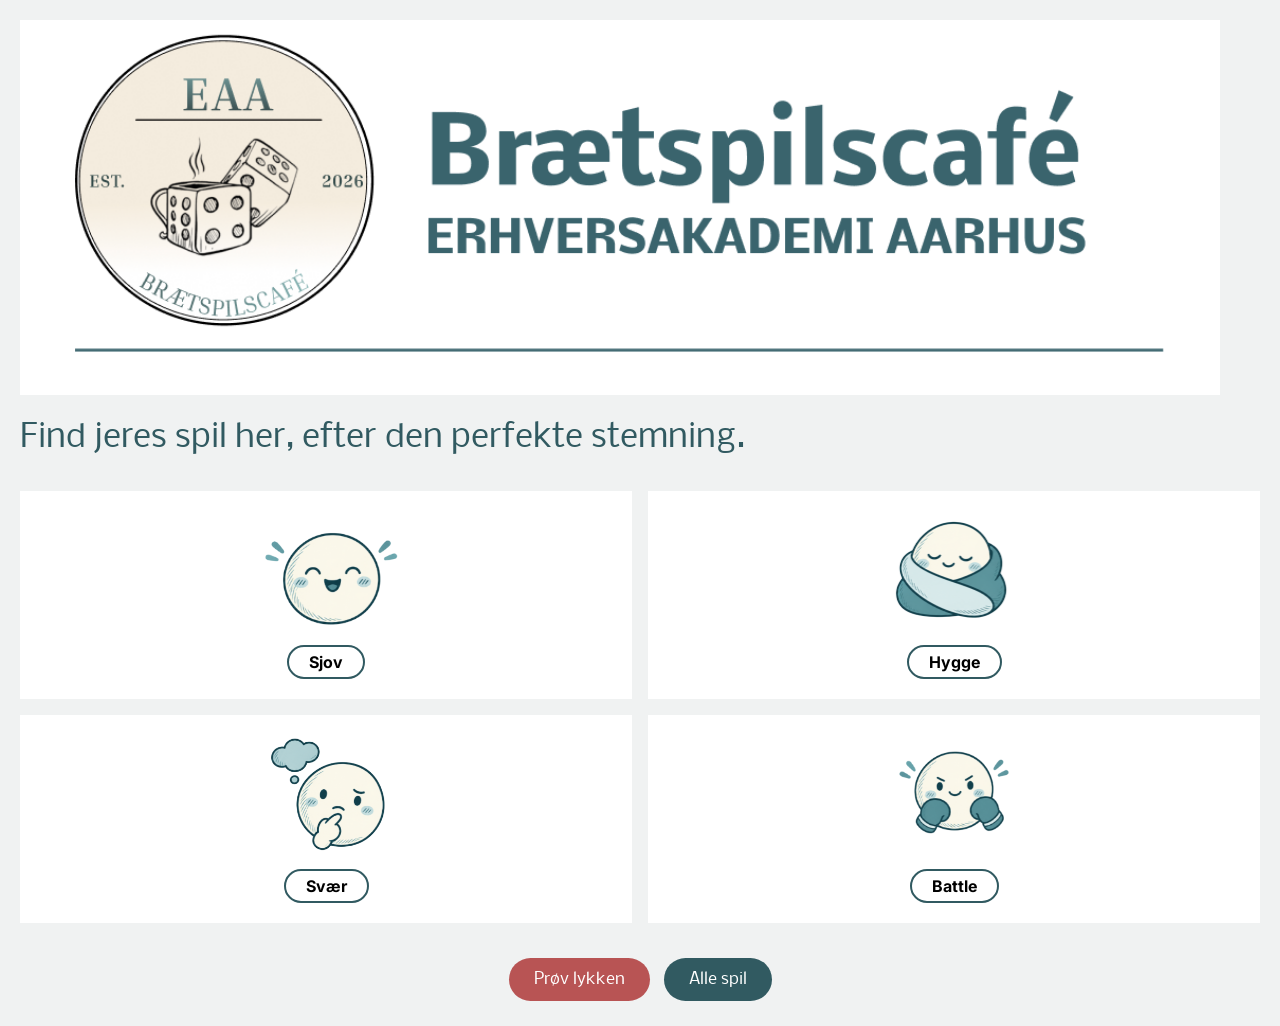
<file: html/index.html>
<!DOCTYPE html>
<html lang="da">

<head>
  <meta charset="UTF-8">
  <meta name="viewport" content="width=device-width, initial-scale=1.0">
  <title>Brætspilscafé</title>
  <link rel="stylesheet" href="../css/style.css">
</head>



<body>

  <div class="forside">

<div class="logo">
  <img src="../billeder/logo_2.png" alt="Brætspilscafé logo">




</div>

    <h1> Find jeres spil her, efter den perfekte stemning.</h1>


    <div class="stemninger">

      <div class="humor">
        <img src="../billeder/sjov.png" alt="Sjov">
        <p>Sjov</p>
      </div>

      <div class="humor">
        <img src="../billeder/hygge.png" alt="Hygge">
        <p>Hygge</p>
      </div>

      <div class="humor">
        <img src="../billeder/svaer.png" alt="Svær">
        <p>Svær</p>
      </div>

      <div class="humor">
        <img src="../billeder/battle.png" alt="Battle">
        <p>Battle</p>
      </div>

    </div>


    <div class="knapper">
      <a href="lykkehjul.html">Prøv lykken</a>
      <a href="alle-spil.html">Alle spil</a>
    </div>

  </div>

</body>
</html>
</file>
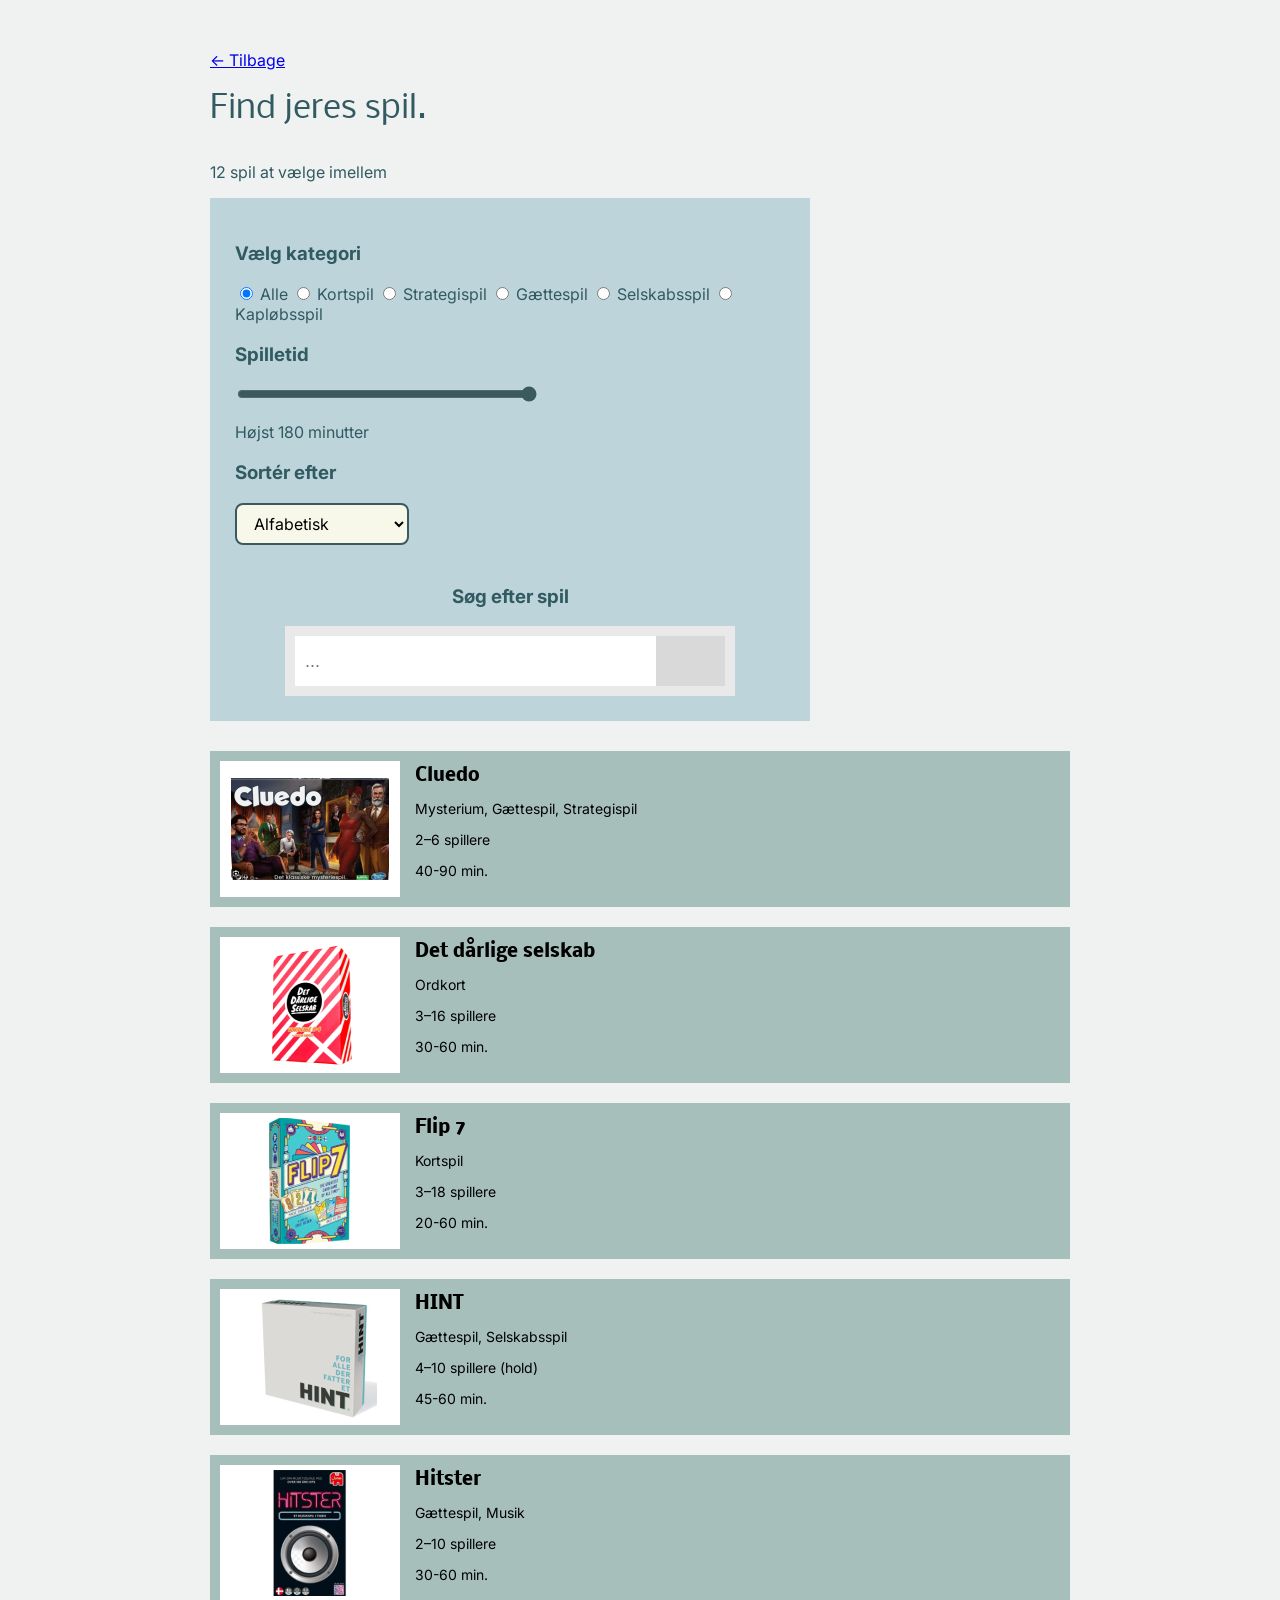
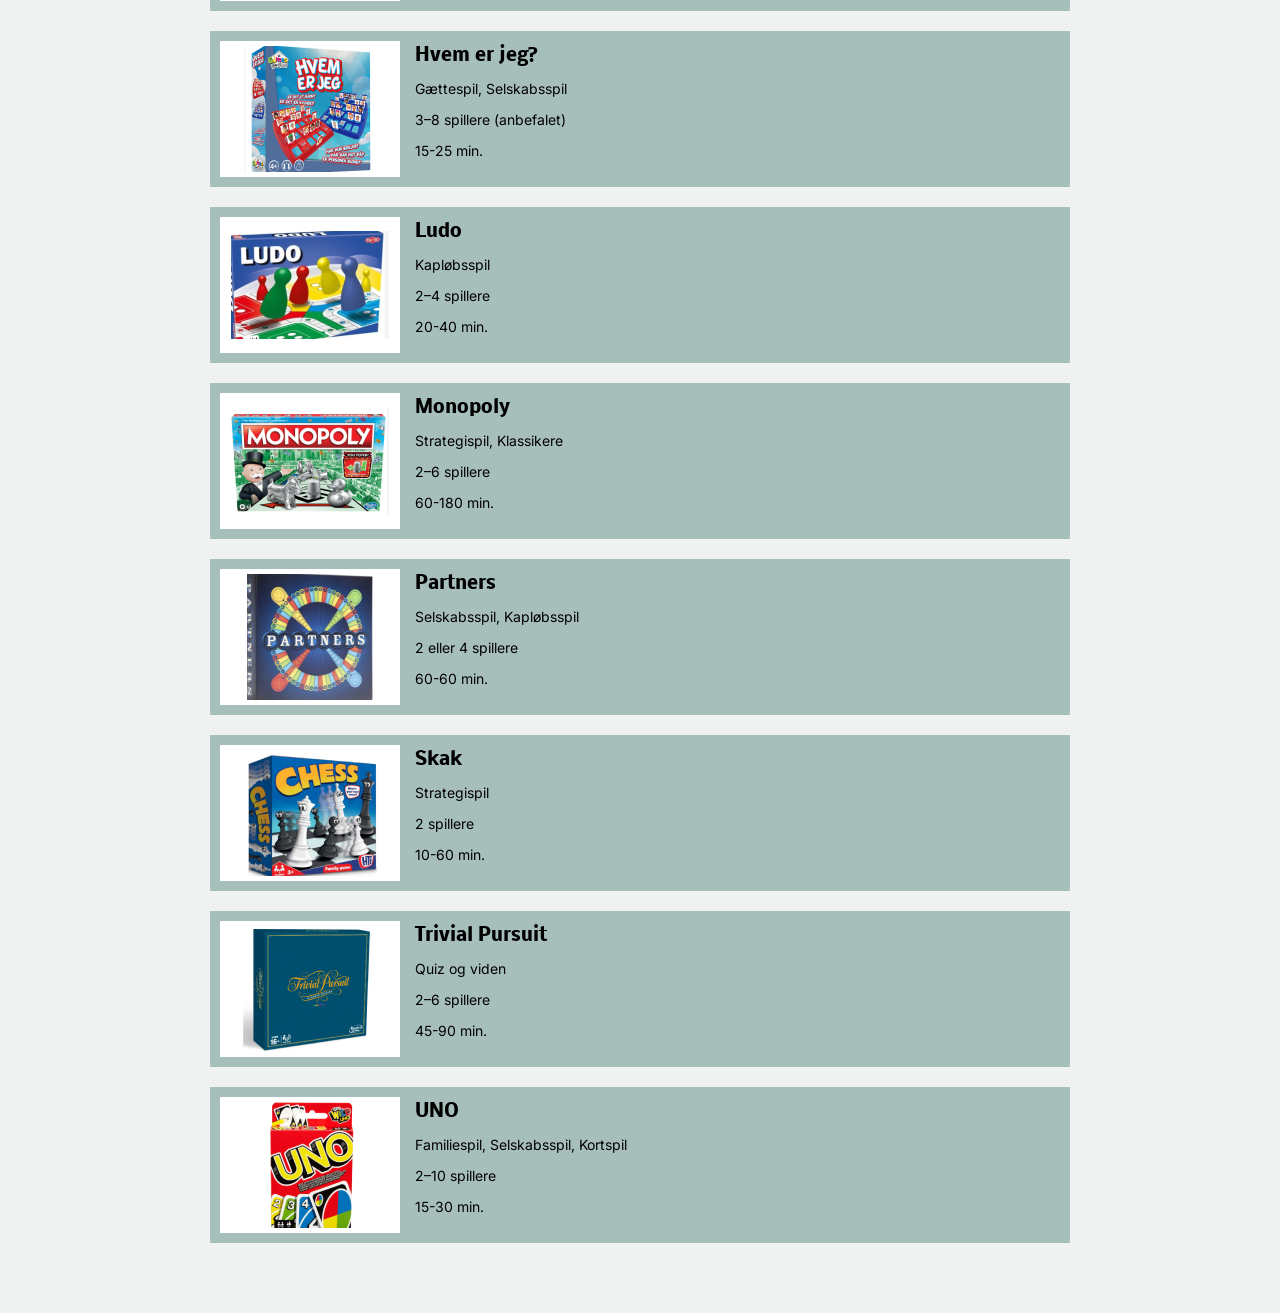
<file: html/alle-spil.html>
<!DOCTYPE html>
<html lang="da">

<head>
  <meta charset="UTF-8">
  <meta name="viewport" content="width=device-width, initial-scale=1.0">
  <title>Alle spil</title>
  <link rel="stylesheet" href="../css/style.css">
</head>



<body>

      <div class="underside">

     <a href="index.html">← Tilbage</a>

     <h1>Find jeres spil.</h1>
     <p>12 spil at vælge imellem</p>
    
     <div class="filter-boks">





    <h3>Vælg kategori</h3>

       <label>
        <input type="radio" name="kategori" value="" checked
        onchange="opdaterSpil()"> Alle
       </label>

      <label>
         <input type="radio" name="kategori" value="Kortspil"
         onchange="opdaterSpil()"> Kortspil
      </label>

     <label>
        <input type="radio" name="kategori" value="Strategispil"
        onchange="opdaterSpil()"> Strategispil
     </label>

      <label>
        <input type="radio" name="kategori" value="Gættespil"
        onchange="opdaterSpil()"> Gættespil
      </label>

      <label>
        <input type="radio" name="kategori" value="Selskabsspil"
        onchange="opdaterSpil()"> Selskabsspil
      </label>

      <label>
       <input type="radio" name="kategori" value="Kapløbsspil"
       onchange="opdaterSpil()"> Kapløbsspil
    </label>






    
    <h3>Spilletid</h3>

     <input type="range" id="tid" min="15" max="180"
     value="180" step="15" oninput="opdaterSpil()">

         <p>Højst <span id="tidtekst">180</span> minutter</p>




     <h3>Sortér efter</h3>

      <select id="sortering" onchange="opdaterSpil()">
      <option value="titel">Alfabetisk</option>
      <option value="tid">Korteste spilletid</option>
      <option value="flest-spillere">Flest spillere</option>




    </select>

  


<div class="soege-boks">

  <h3>Søg efter spil</h3>

  <div class="search-container">
    <input type="text" id="soeg" placeholder="...">
    <button onclick="opdaterSpil()">
      <i class="fa fa-search"></i>
    </button>
  </div>

</div>

</div> 


   <div id="resultater"></div>

   </div> 

   <script src="../js/spil.js"></script>
   <script src="../js/filter.js"></script>

     </body>
       </html>




  <script src="../js/spil.js"></script>
  <script src="../js/filter.js"></script>

</body>
</html>
</file>
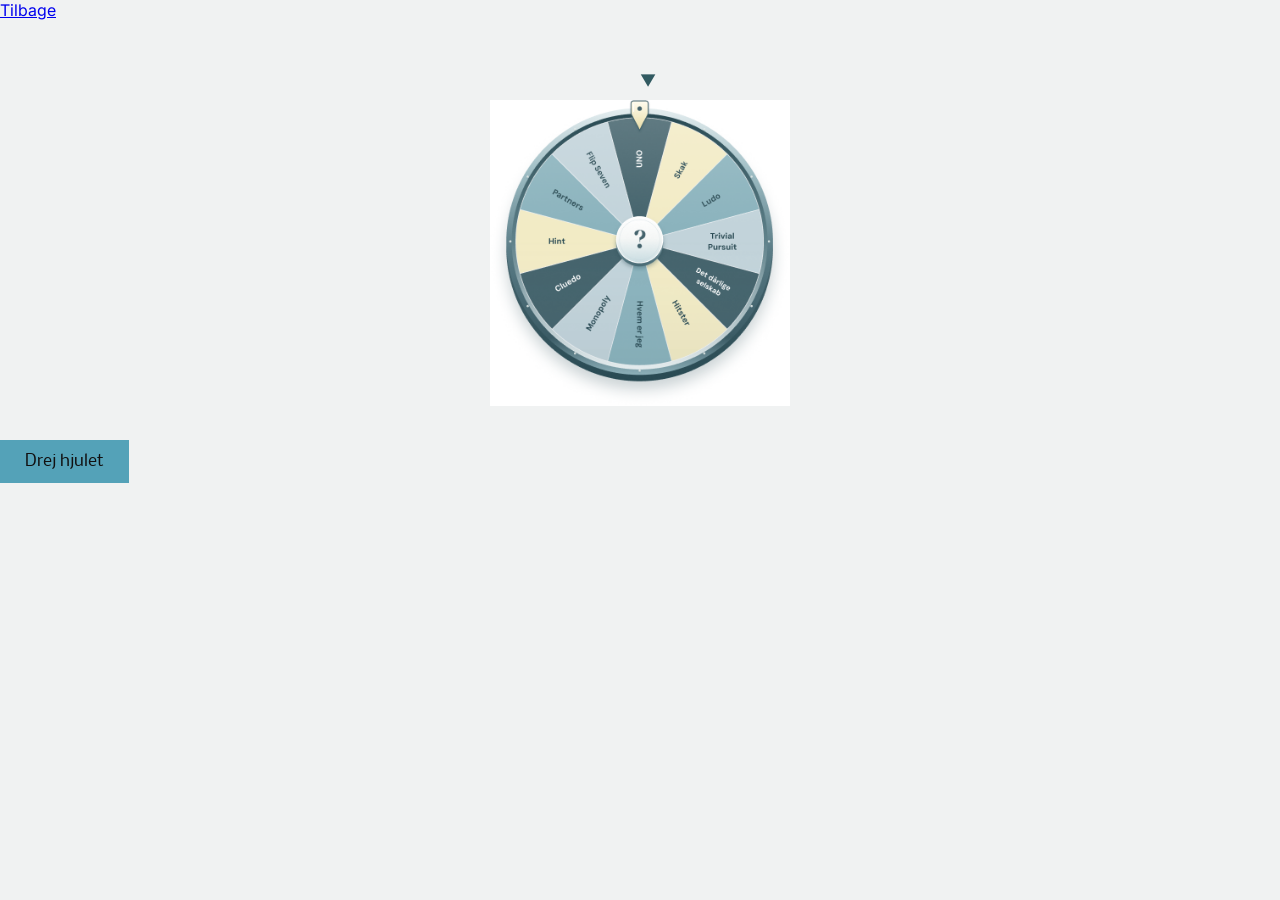
<file: html/lykkehjul.html>
<!DOCTYPE html>
<html lang="da">



<head>
  <meta charset="UTF-8">

  <title>Prøv lykken</title>
  <link rel="stylesheet" href="../css/style.css">
</head>





<body>

  <div class="lykke-side">

    <a href="index.html">Tilbage</a>

    <input type="checkbox" id="start-hjul">

        <div class="hjul-ramme">
            <div class="pil">▼</div>
            <img src="../billeder/lykkehjul.png" alt="Lykkehjul">
        </div>

    <label for="start-hjul" class="drej-knap">
      Drej hjulet
    </label>

  </div>

  
</body>
</html>
</file>
<file: css/style.css>
@import url('https://fonts.googleapis.com/css2?family=Inter:wght@400;600;700&family=Nobile:wght@400;700&display=swap');

/* Farverne */
:root {
  --teal: #3a646d;
  --blue: #bed4db;
  --accent: #80b4bf;
  --paper: #f3f4f7;
  --muted: #44636c;
  --ink: #1e1e1e;
  --green: #A7BFBB;
}

* {
  box-sizing: border-box;
}

body {
  margin: 0;
  background-color: #f0f2f2;
  font-family: 'Inter', sans-serif;
  color: #315a61;
}

.forside {
  padding: 20px;
}

h1 {
  font-family: 'Nobile', sans-serif;
  font-size: 32px;
  font-weight: 400;
  margin-bottom: 35px;
  
}

h2 {
  font-family: 'Nobile', sans-serif;
  font-size: 21px;
}

.stemninger {
  display: grid;
  grid-template-columns: 1fr 1fr;
  gap: 16px;
}

.humor {
  background-color: white;
  text-align: center;
  padding: 20px;
}

.humor img {
  height: 120px;
  max-width: 100%;
  object-fit: contain;
}

.humor p {
  color: black;
  font-weight: bold;
  border: 2px solid #315a61;
  border-radius: 25px;
  padding: 5px 20px;
  width: fit-content;
  margin: 10px auto 0;
}

.knapper {
  text-align: center;
  margin-top: 30px;
}

.knapper a {
  display: inline-block;
  background-color: #315a61;
  color: white;
  padding: 12px 25px;
  margin: 5px;
  border-radius: 25px;
  text-decoration: none;
  font-weight: bold;
  font:100% 'Nobile', sans-serif;
}

.knapper a:first-child {
  background-color: #b85454;
}

.knapper a:last-child {
  background-color: #315a61;
}


.logo img {
  width: 1200px;
}


.underside {
  max-width: 900px;
  margin: 30px auto;
  padding: 20px;
}


#resultater {
  margin-top: 30px;
}


.spilkort {
  display: flex;
  align-items: center;
  gap: 15px;
  background-color: #A7BFBB;
  padding: 10px;
  margin-bottom: 20px;
  color: #000000;
}

.spilkort h3 {
  font-family: 'Nobile', sans-serif;
  font-size: 18px;
  font-weight: 700;
  color: #000000;
  margin: 0;
}

.spilkort p {
  font-family: 'Inter', sans-serif;
  font-size: 14px;
  font-weight: 400;
  color: #000000;
}


.filter-boks {
  background-color: #bed4db;
 border-radius: 0;
  padding: 25px;
  margin-bottom: 30px;
  max-width: 600px;
}

 
input[type="range"] { accent-color: #3b5a60;
   width: 100%;
    max-width: 300px; }

  select {
  padding: 0.5rem 0.8rem;
  border: 2px solid #3b5a60;
  border-radius: 8px;
  font: inherit;
  background: #f8f8ea;
  }

      


.soege-boks {
  text-align: center;
  margin-top: 40px;
}

.search-container {
  max-width: 450px;
  margin: auto;
  padding: 10px;
  background-color: #e9e9e9;
}

.search-container input[type=text] {
  float: left;
  width: 84%;
  height: 50px;
  padding: 10px;
  font-size: 18px;
  border: none;
  background-color: white;
}

.search-container button {
  float: left;
  width: 16%;
  height: 50px;
  padding: 10px;
  font-size: 18px;
  border: none;
  background-color: #d9d9d9;
  color: black;
  cursor: pointer;
}

.search-container::after {
  content: "";
  clear: both;
  display: table;
}



      .hjul-ramme {
     width: 300px;
     position: relative;
      margin: 80px auto 30px;}

      .hjul-ramme img {
        width: 100%;
                }

.pil {
  position: absolute;
  top: -30px;
  left: 50%;
  z-index: 1;
}

#start-hjul {
  position: absolute;
  opacity: 0;
}

        #start-hjul:checked ~ .hjul-ramme img {
        animation: drej 4s ease-out forwards;}

              @keyframes drej {
              from {
               transform: rotate(0deg); }

                to {
                transform: rotate(1980deg); }
                }

      .drej-knap {
  display: inline-block;
  background-color: #54a2b8;
  color: rgb(17, 16, 16);
  padding: 12px 25px;
  cursor: pointer;
  font-family: 'Nobile', sans-serif;}
</file>
